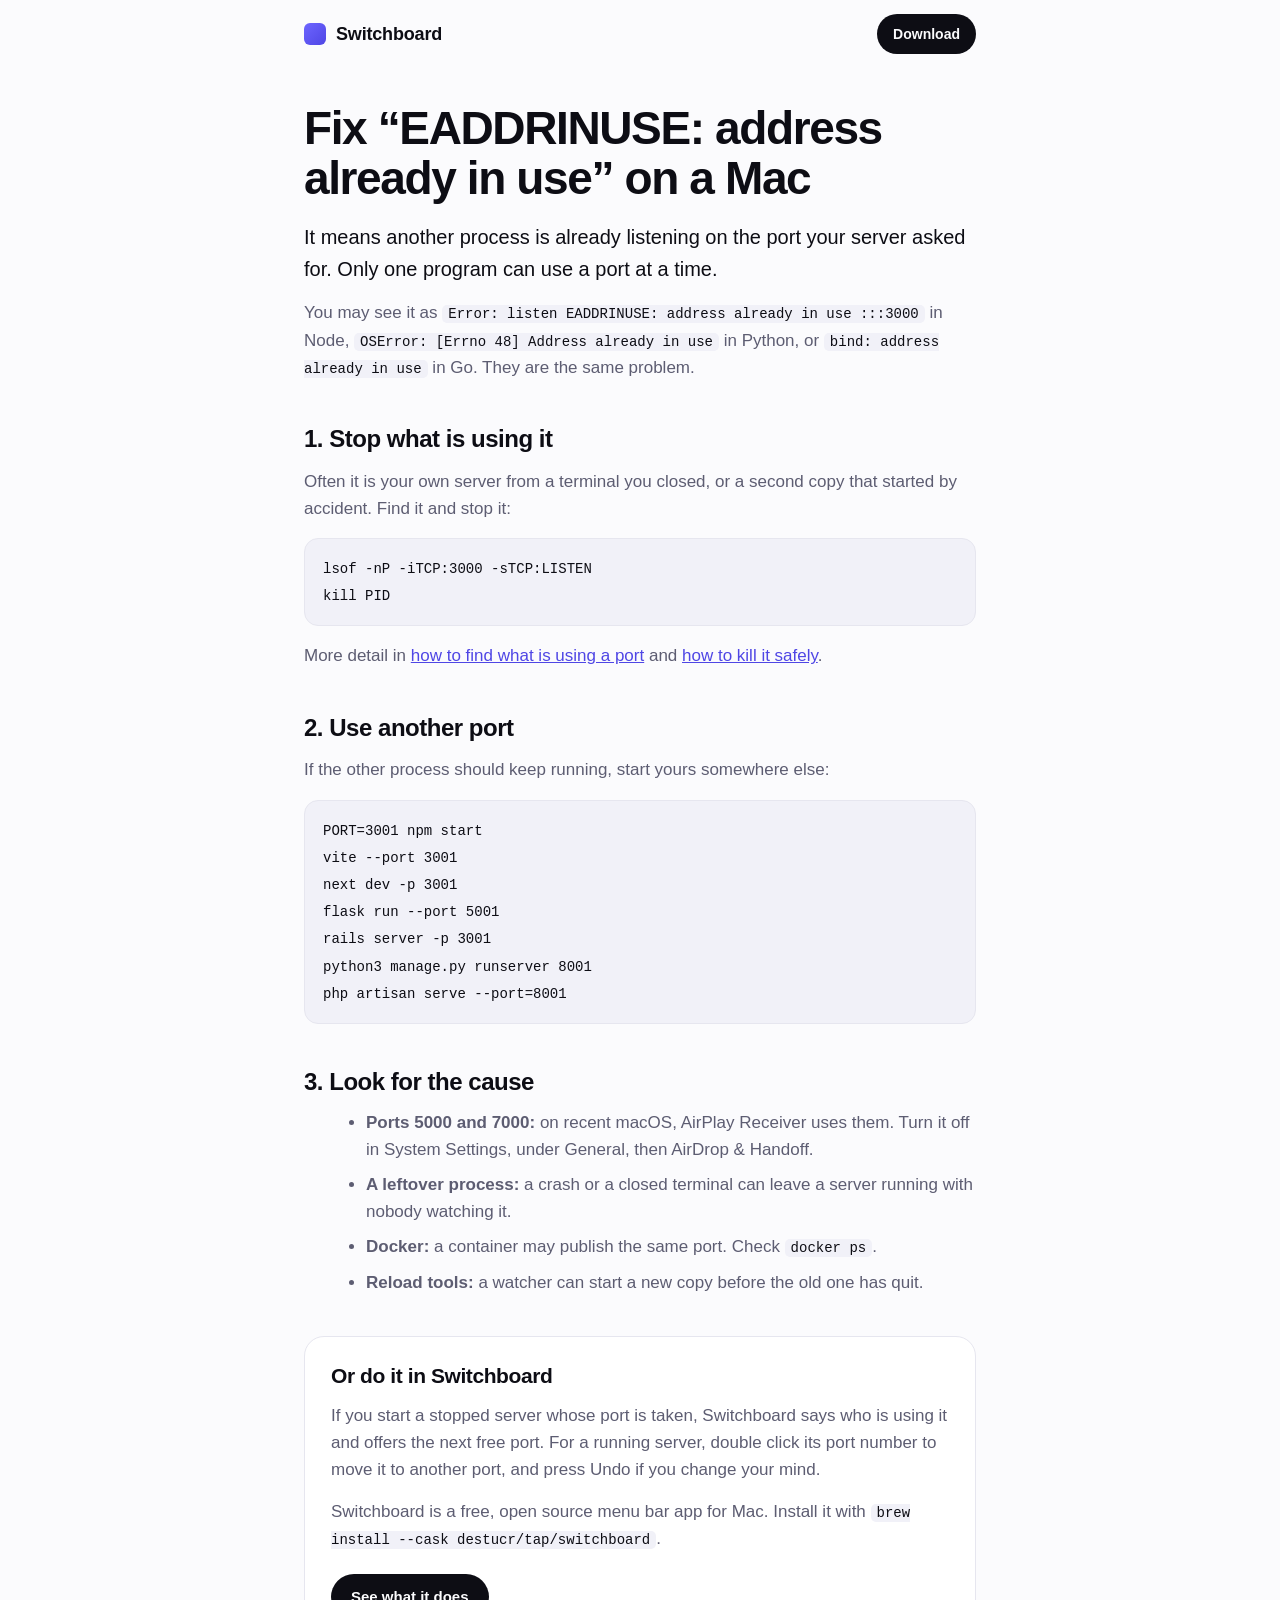
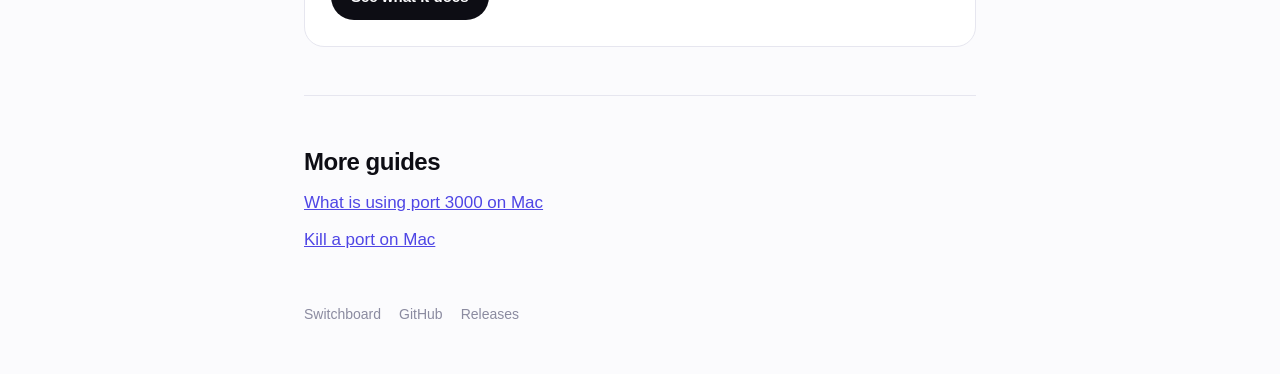
<file: docs/eaddrinuse-address-already-in-use/index.html>
<!doctype html>
<html lang="en">
<head>
<meta charset="utf-8">
<meta name="viewport" content="width=device-width, initial-scale=1">
<title>Fix EADDRINUSE: address already in use on Mac</title>
<meta name="description" content="What EADDRINUSE and Address already in use mean, and three ways to fix them on macOS: stop what holds the port, use another port, or find why it is stuck.">
<link rel="canonical" href="https://destucr.github.io/Switchboard/eaddrinuse-address-already-in-use/">
<meta property="og:type" content="article">
<meta property="og:site_name" content="Switchboard">
<meta property="og:title" content="Fix EADDRINUSE: address already in use on Mac">
<meta property="og:description" content="What EADDRINUSE and Address already in use mean, and three ways to fix them on macOS: stop what holds the port, use another port, or find why it is stuck.">
<meta property="og:url" content="https://destucr.github.io/Switchboard/eaddrinuse-address-already-in-use/">
<meta property="og:image" content="https://destucr.github.io/Switchboard/og.png">
<meta name="twitter:card" content="summary_large_image">
<meta name="theme-color" content="#4F46E5">
<script type="application/ld+json">{"@context": "https://schema.org", "@type": "Article", "headline": "Fix “EADDRINUSE: address already in use” on a Mac", "description": "What EADDRINUSE and Address already in use mean, and three ways to fix them on macOS: stop what holds the port, use another port, or find why it is stuck.", "datePublished": "2026-10-25", "dateModified": "2026-10-25", "author": {"@type": "Person", "name": "destucr", "url": "https://github.com/destucr"}, "mainEntityOfPage": "https://destucr.github.io/Switchboard/eaddrinuse-address-already-in-use/"}</script>
<script type="application/ld+json">{"@context": "https://schema.org", "@type": "FAQPage", "mainEntity": [{"@type": "Question", "name": "What does EADDRINUSE mean?", "acceptedAnswer": {"@type": "Answer", "text": "It means the port your server asked for is already in use by another process. Stop that process, or start your server on a different port."}}]}</script>
<link rel="stylesheet" href="../guide.css">
</head>
<body>
<div class="wrap">
<nav><a class="logo" href="../"><i></i>Switchboard</a><a class="get" href="https://github.com/destucr/Switchboard/releases/latest">Download</a></nav>
<main>
<h1>Fix “EADDRINUSE: address already in use” on a Mac</h1>

<p class="lead">It means another process is already listening on the port your server asked for. Only one program can use a port at a time.</p>
<p>You may see it as <code>Error: listen EADDRINUSE: address already in use :::3000</code> in Node, <code>OSError: [Errno 48] Address already in use</code> in Python, or <code>bind: address already in use</code> in Go. They are the same problem.</p>

<h2>1. Stop what is using it</h2>
<p>Often it is your own server from a terminal you closed, or a second copy that started by accident. Find it and stop it:</p>
<pre><code>lsof -nP -iTCP:3000 -sTCP:LISTEN
kill PID</code></pre>
<p>More detail in <a href="../what-is-using-port-3000-on-mac/">how to find what is using a port</a> and <a href="../kill-a-port-on-mac/">how to kill it safely</a>.</p>

<h2>2. Use another port</h2>
<p>If the other process should keep running, start yours somewhere else:</p>
<pre><code>PORT=3001 npm start
vite --port 3001
next dev -p 3001
flask run --port 5001
rails server -p 3001
python3 manage.py runserver 8001
php artisan serve --port=8001</code></pre>

<h2>3. Look for the cause</h2>
<ul>
<li><strong>Ports 5000 and 7000:</strong> on recent macOS, AirPlay Receiver uses them. Turn it off in System Settings, under General, then AirDrop &amp; Handoff.</li>
<li><strong>A leftover process:</strong> a crash or a closed terminal can leave a server running with nobody watching it.</li>
<li><strong>Docker:</strong> a container may publish the same port. Check <code>docker ps</code>.</li>
<li><strong>Reload tools:</strong> a watcher can start a new copy before the old one has quit.</li>
</ul>

<div class="callout">
<h2>Or do it in Switchboard</h2>
<p>If you start a stopped server whose port is taken, Switchboard says who is using it and offers the next free port. For a running server, double click its port number to move it to another port, and press Undo if you change your mind.</p>
<p>Switchboard is a free, open source menu bar app for Mac. Install it with <code>brew install --cask destucr/tap/switchboard</code>.</p>
<a class="btn" href="../">See what it does</a>
</div>
<div class="related"><h2>More guides</h2><a href="../what-is-using-port-3000-on-mac/">What is using port 3000 on Mac</a><a href="../kill-a-port-on-mac/">Kill a port on Mac</a></div>
</main>
<footer><a href="../">Switchboard</a><a href="https://github.com/destucr/Switchboard">GitHub</a><a href="https://github.com/destucr/Switchboard/releases">Releases</a></footer>
</div>
</body>
</html>
</file>
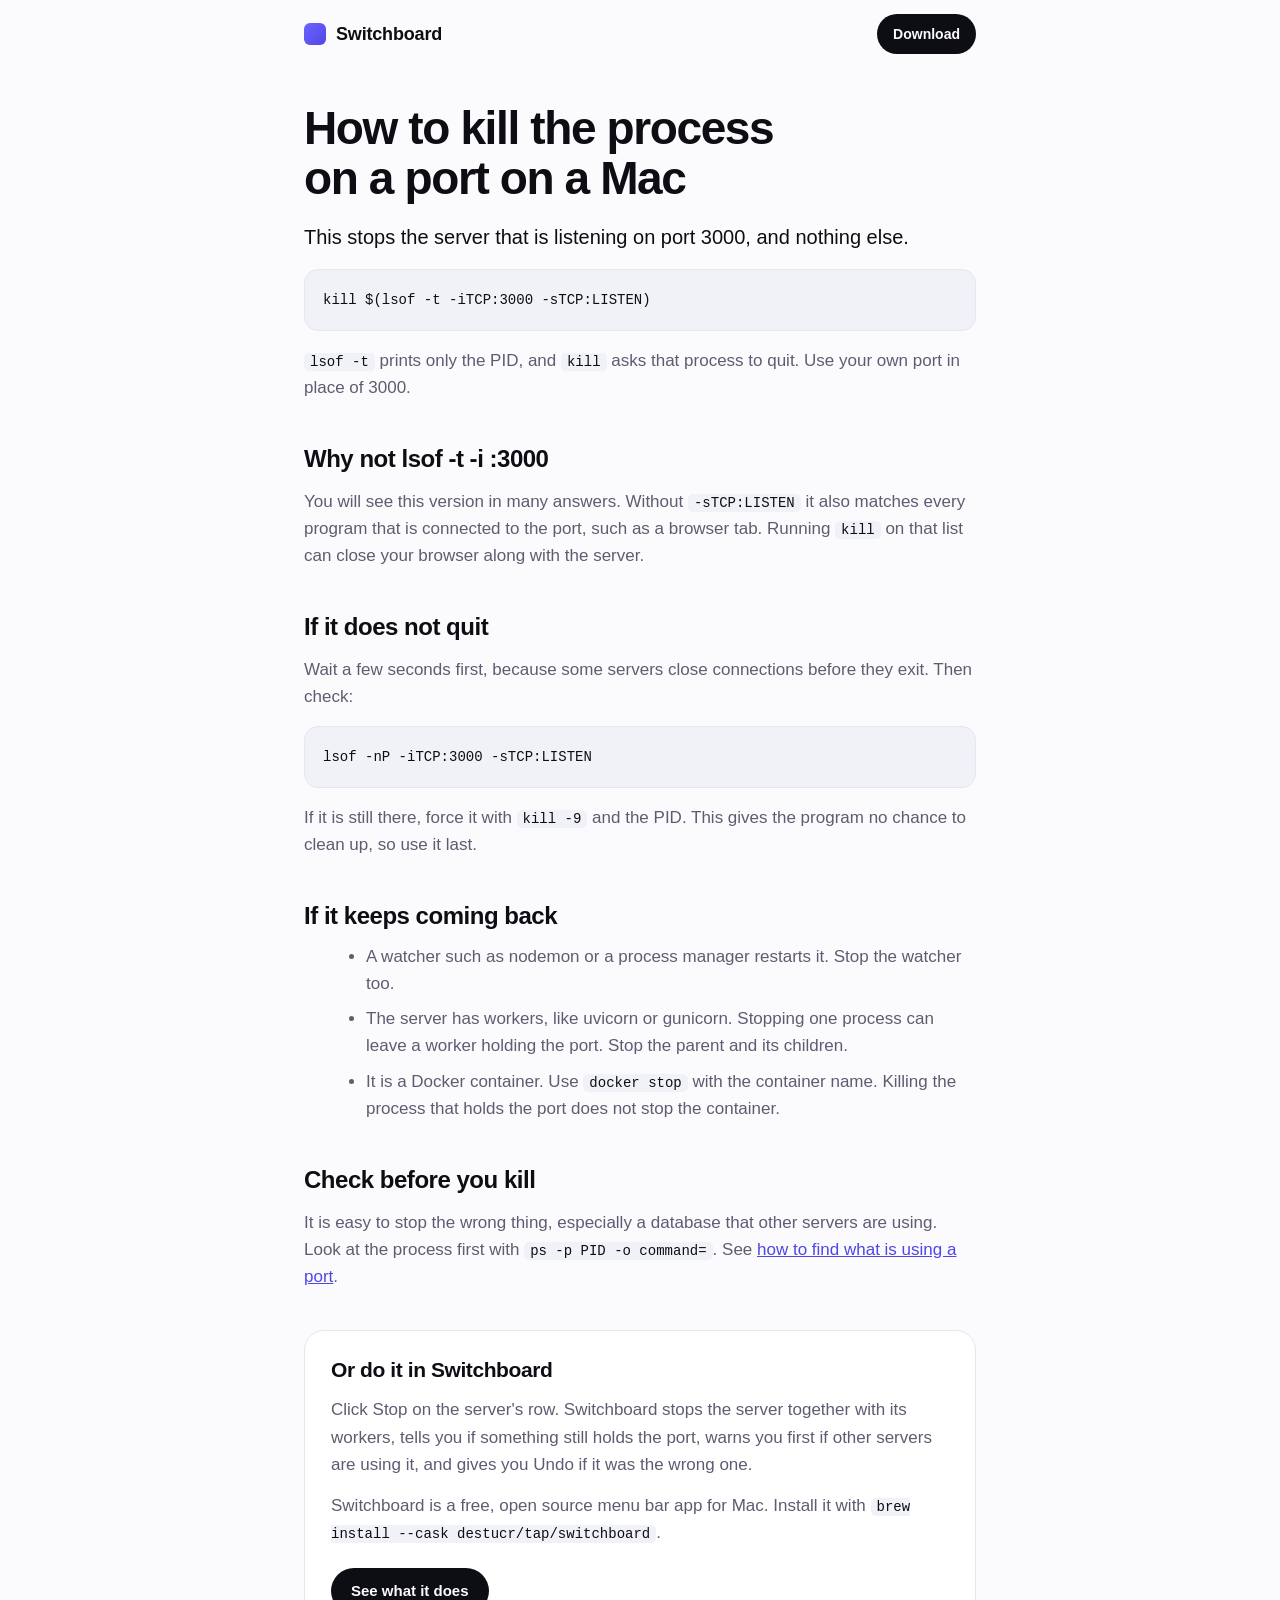
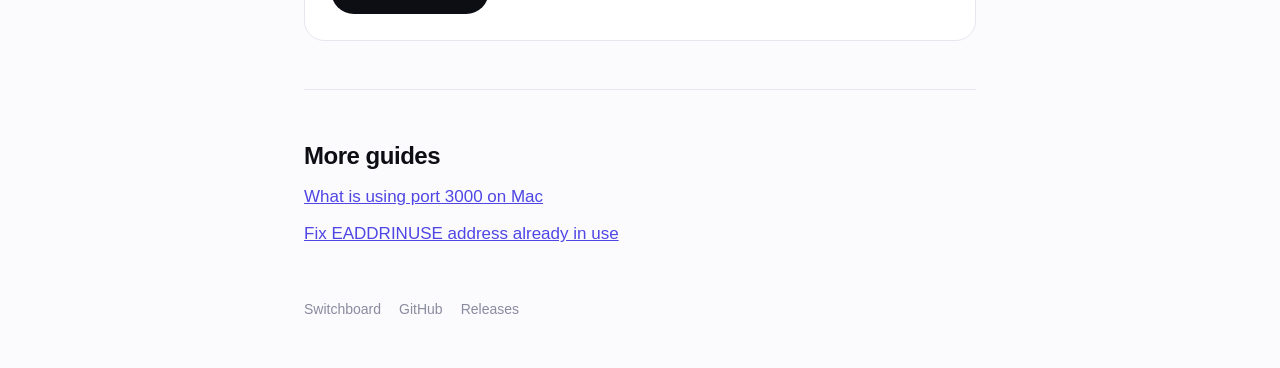
<file: docs/kill-a-port-on-mac/index.html>
<!doctype html>
<html lang="en">
<head>
<meta charset="utf-8">
<meta name="viewport" content="width=device-width, initial-scale=1">
<title>How to kill the process on a port on Mac</title>
<meta name="description" content="Stop whatever is using a port on macOS. The one command that is safe, why the common version can kill your browser, and what to do when it comes back.">
<link rel="canonical" href="https://destucr.github.io/Switchboard/kill-a-port-on-mac/">
<meta property="og:type" content="article">
<meta property="og:site_name" content="Switchboard">
<meta property="og:title" content="How to kill the process on a port on Mac">
<meta property="og:description" content="Stop whatever is using a port on macOS. The one command that is safe, why the common version can kill your browser, and what to do when it comes back.">
<meta property="og:url" content="https://destucr.github.io/Switchboard/kill-a-port-on-mac/">
<meta property="og:image" content="https://destucr.github.io/Switchboard/og.png">
<meta name="twitter:card" content="summary_large_image">
<meta name="theme-color" content="#4F46E5">
<script type="application/ld+json">{"@context": "https://schema.org", "@type": "Article", "headline": "How to kill the process on a port on a Mac", "description": "Stop whatever is using a port on macOS. The one command that is safe, why the common version can kill your browser, and what to do when it comes back.", "datePublished": "2026-10-25", "dateModified": "2026-10-25", "author": {"@type": "Person", "name": "destucr", "url": "https://github.com/destucr"}, "mainEntityOfPage": "https://destucr.github.io/Switchboard/kill-a-port-on-mac/"}</script>
<script type="application/ld+json">{"@context": "https://schema.org", "@type": "FAQPage", "mainEntity": [{"@type": "Question", "name": "How do I kill the process on a port on macOS?", "acceptedAnswer": {"@type": "Answer", "text": "Run kill $(lsof -t -iTCP:3000 -sTCP:LISTEN) in Terminal, replacing 3000 with your port. The -sTCP:LISTEN part keeps it to the server itself, so a browser connected to the port is not killed."}}]}</script>
<link rel="stylesheet" href="../guide.css">
</head>
<body>
<div class="wrap">
<nav><a class="logo" href="../"><i></i>Switchboard</a><a class="get" href="https://github.com/destucr/Switchboard/releases/latest">Download</a></nav>
<main>
<h1>How to kill the process on a port on a Mac</h1>

<p class="lead">This stops the server that is listening on port 3000, and nothing else.</p>
<pre><code>kill $(lsof -t -iTCP:3000 -sTCP:LISTEN)</code></pre>
<p><code>lsof -t</code> prints only the PID, and <code>kill</code> asks that process to quit. Use your own port in place of 3000.</p>

<h2>Why not lsof -t -i :3000</h2>
<p>You will see this version in many answers. Without <code>-sTCP:LISTEN</code> it also matches every program that is connected to the port, such as a browser tab. Running <code>kill</code> on that list can close your browser along with the server.</p>

<h2>If it does not quit</h2>
<p>Wait a few seconds first, because some servers close connections before they exit. Then check:</p>
<pre><code>lsof -nP -iTCP:3000 -sTCP:LISTEN</code></pre>
<p>If it is still there, force it with <code>kill -9</code> and the PID. This gives the program no chance to clean up, so use it last.</p>

<h2>If it keeps coming back</h2>
<ul>
<li>A watcher such as nodemon or a process manager restarts it. Stop the watcher too.</li>
<li>The server has workers, like uvicorn or gunicorn. Stopping one process can leave a worker holding the port. Stop the parent and its children.</li>
<li>It is a Docker container. Use <code>docker stop</code> with the container name. Killing the process that holds the port does not stop the container.</li>
</ul>

<h2>Check before you kill</h2>
<p>It is easy to stop the wrong thing, especially a database that other servers are using. Look at the process first with <code>ps -p PID -o command=</code>. See <a href="../what-is-using-port-3000-on-mac/">how to find what is using a port</a>.</p>

<div class="callout">
<h2>Or do it in Switchboard</h2>
<p>Click Stop on the server's row. Switchboard stops the server together with its workers, tells you if something still holds the port, warns you first if other servers are using it, and gives you Undo if it was the wrong one.</p>
<p>Switchboard is a free, open source menu bar app for Mac. Install it with <code>brew install --cask destucr/tap/switchboard</code>.</p>
<a class="btn" href="../">See what it does</a>
</div>
<div class="related"><h2>More guides</h2><a href="../what-is-using-port-3000-on-mac/">What is using port 3000 on Mac</a><a href="../eaddrinuse-address-already-in-use/">Fix EADDRINUSE address already in use</a></div>
</main>
<footer><a href="../">Switchboard</a><a href="https://github.com/destucr/Switchboard">GitHub</a><a href="https://github.com/destucr/Switchboard/releases">Releases</a></footer>
</div>
</body>
</html>
</file>
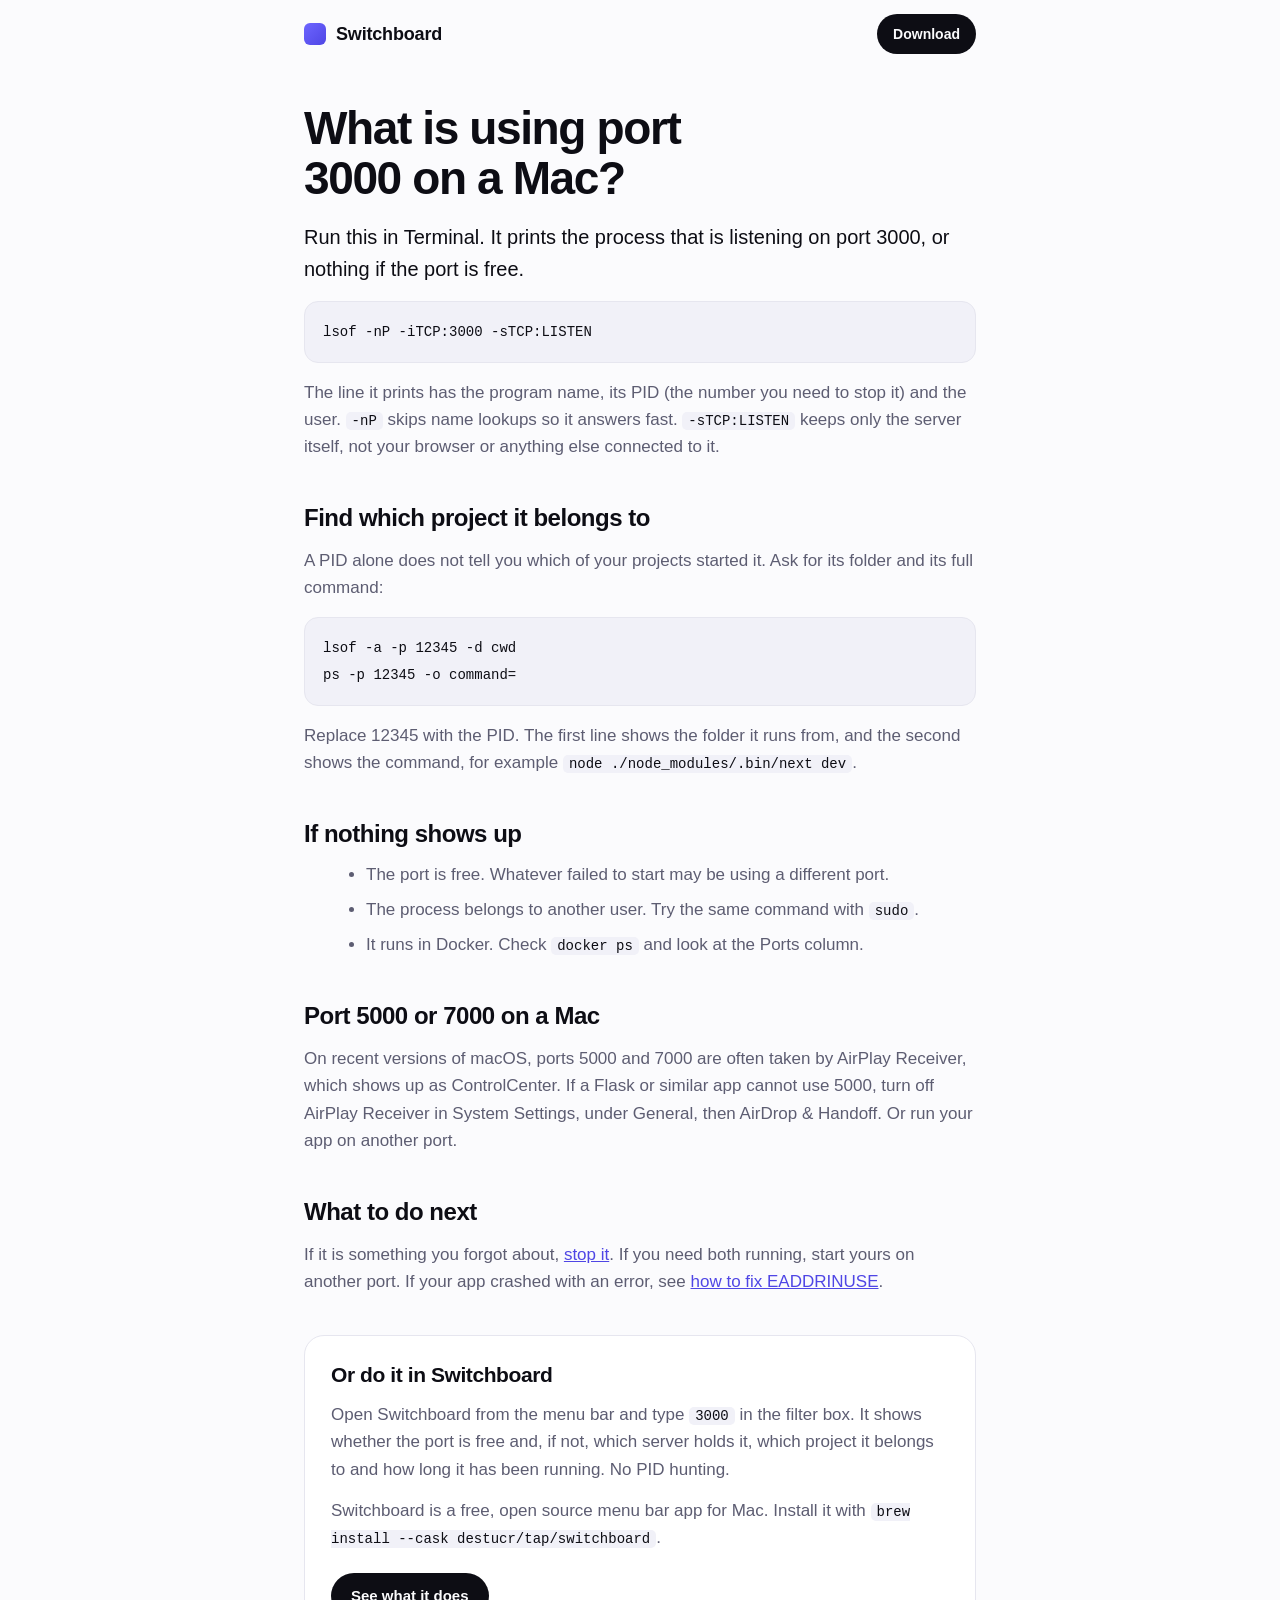
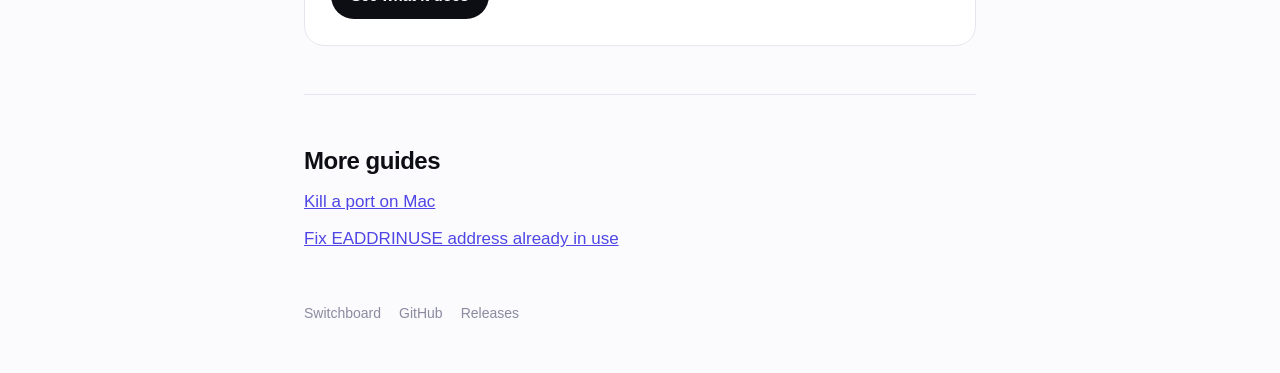
<file: docs/what-is-using-port-3000-on-mac/index.html>
<!doctype html>
<html lang="en">
<head>
<meta charset="utf-8">
<meta name="viewport" content="width=device-width, initial-scale=1">
<title>What is using port 3000 on Mac? How to find it</title>
<meta name="description" content="Find out which process and project holds a port on macOS with one lsof command, and what to do about it. Works for 3000, 5000, 8080 and any other port.">
<link rel="canonical" href="https://destucr.github.io/Switchboard/what-is-using-port-3000-on-mac/">
<meta property="og:type" content="article">
<meta property="og:site_name" content="Switchboard">
<meta property="og:title" content="What is using port 3000 on Mac? How to find it">
<meta property="og:description" content="Find out which process and project holds a port on macOS with one lsof command, and what to do about it. Works for 3000, 5000, 8080 and any other port.">
<meta property="og:url" content="https://destucr.github.io/Switchboard/what-is-using-port-3000-on-mac/">
<meta property="og:image" content="https://destucr.github.io/Switchboard/og.png">
<meta name="twitter:card" content="summary_large_image">
<meta name="theme-color" content="#4F46E5">
<script type="application/ld+json">{"@context": "https://schema.org", "@type": "Article", "headline": "What is using port 3000 on a Mac?", "description": "Find out which process and project holds a port on macOS with one lsof command, and what to do about it. Works for 3000, 5000, 8080 and any other port.", "datePublished": "2026-10-25", "dateModified": "2026-10-25", "author": {"@type": "Person", "name": "destucr", "url": "https://github.com/destucr"}, "mainEntityOfPage": "https://destucr.github.io/Switchboard/what-is-using-port-3000-on-mac/"}</script>
<script type="application/ld+json">{"@context": "https://schema.org", "@type": "FAQPage", "mainEntity": [{"@type": "Question", "name": "How do I see what is using a port on a Mac?", "acceptedAnswer": {"@type": "Answer", "text": "Run lsof -nP -iTCP:3000 -sTCP:LISTEN in Terminal, replacing 3000 with your port. It prints the process that is listening on that port, or nothing if the port is free."}}]}</script>
<link rel="stylesheet" href="../guide.css">
</head>
<body>
<div class="wrap">
<nav><a class="logo" href="../"><i></i>Switchboard</a><a class="get" href="https://github.com/destucr/Switchboard/releases/latest">Download</a></nav>
<main>
<h1>What is using port 3000 on a Mac?</h1>

<p class="lead">Run this in Terminal. It prints the process that is listening on port 3000, or nothing if the port is free.</p>
<pre><code>lsof -nP -iTCP:3000 -sTCP:LISTEN</code></pre>
<p>The line it prints has the program name, its PID (the number you need to stop it) and the user. <code>-nP</code> skips name lookups so it answers fast. <code>-sTCP:LISTEN</code> keeps only the server itself, not your browser or anything else connected to it.</p>

<h2>Find which project it belongs to</h2>
<p>A PID alone does not tell you which of your projects started it. Ask for its folder and its full command:</p>
<pre><code>lsof -a -p 12345 -d cwd
ps -p 12345 -o command=</code></pre>
<p>Replace 12345 with the PID. The first line shows the folder it runs from, and the second shows the command, for example <code>node ./node_modules/.bin/next dev</code>.</p>

<h2>If nothing shows up</h2>
<ul>
<li>The port is free. Whatever failed to start may be using a different port.</li>
<li>The process belongs to another user. Try the same command with <code>sudo</code>.</li>
<li>It runs in Docker. Check <code>docker ps</code> and look at the Ports column.</li>
</ul>

<h2>Port 5000 or 7000 on a Mac</h2>
<p>On recent versions of macOS, ports 5000 and 7000 are often taken by AirPlay Receiver, which shows up as ControlCenter. If a Flask or similar app cannot use 5000, turn off AirPlay Receiver in System Settings, under General, then AirDrop &amp; Handoff. Or run your app on another port.</p>

<h2>What to do next</h2>
<p>If it is something you forgot about, <a href="../kill-a-port-on-mac/">stop it</a>. If you need both running, start yours on another port. If your app crashed with an error, see <a href="../eaddrinuse-address-already-in-use/">how to fix EADDRINUSE</a>.</p>

<div class="callout">
<h2>Or do it in Switchboard</h2>
<p>Open Switchboard from the menu bar and type <code>3000</code> in the filter box. It shows whether the port is free and, if not, which server holds it, which project it belongs to and how long it has been running. No PID hunting.</p>
<p>Switchboard is a free, open source menu bar app for Mac. Install it with <code>brew install --cask destucr/tap/switchboard</code>.</p>
<a class="btn" href="../">See what it does</a>
</div>
<div class="related"><h2>More guides</h2><a href="../kill-a-port-on-mac/">Kill a port on Mac</a><a href="../eaddrinuse-address-already-in-use/">Fix EADDRINUSE address already in use</a></div>
</main>
<footer><a href="../">Switchboard</a><a href="https://github.com/destucr/Switchboard">GitHub</a><a href="https://github.com/destucr/Switchboard/releases">Releases</a></footer>
</div>
</body>
</html>
</file>
<file: docs/guide.css>
:root{--bg:#fbfbfd;--ink:#0d0d14;--sub:#5d5d72;--faint:#8b8ba0;--line:#e6e6ef;--card:#ffffff;--brand:#4F46E5;--code:#f1f1f8}
@media (prefers-color-scheme:dark){:root{--bg:#0a0a10;--ink:#f3f3fa;--sub:#a2a2b8;--faint:#6f6f86;--line:#22222f;--card:#12121b;--brand:#8b85ff;--code:#171723}}
*{box-sizing:border-box;margin:0}
body{background:var(--bg);color:var(--ink);font:17px/1.6 -apple-system,BlinkMacSystemFont,"SF Pro Text","Helvetica Neue",sans-serif;-webkit-font-smoothing:antialiased}
a{color:var(--brand)}
.wrap{max-width:720px;margin:0 auto;padding:0 24px}
nav{display:flex;align-items:center;justify-content:space-between;height:68px}
.logo{font-weight:650;font-size:18px;letter-spacing:-.01em;text-decoration:none;color:var(--ink);display:flex;align-items:center;gap:10px}
.logo i{width:22px;height:22px;border-radius:6px;background:linear-gradient(135deg,#6d65ff,#4F46E5);display:inline-block}
nav a.get{font-size:14px;font-weight:600;text-decoration:none;background:var(--ink);color:var(--bg);padding:9px 16px;border-radius:999px}
h1{font-size:clamp(32px,6vw,46px);line-height:1.08;letter-spacing:-.03em;font-weight:680;margin:36px 0 18px;text-wrap:balance}
h2{font-size:24px;letter-spacing:-.02em;margin:44px 0 12px;line-height:1.2}
p{margin:14px 0;color:var(--sub)}
p.lead{font-size:20px;color:var(--ink)}
ul,ol{margin:12px 0 12px 22px;color:var(--sub)}li{margin:8px 0}
code{font:14px/1.5 ui-monospace,SFMono-Regular,Menlo,monospace;background:var(--code);padding:1px 6px;border-radius:5px;color:var(--ink)}
pre{background:var(--code);border:1px solid var(--line);border-radius:14px;padding:16px 18px;overflow-x:auto;margin:16px 0}
pre code{background:none;padding:0;font-size:14px}
.callout{border:1px solid var(--line);background:var(--card);border-radius:20px;padding:26px;margin:40px 0}
.callout h2{margin:0 0 8px;font-size:21px}
.btn{display:inline-block;margin-top:8px;padding:11px 20px;border-radius:999px;background:var(--ink);color:var(--bg);font-weight:600;font-size:15px;text-decoration:none}
.related{border-top:1px solid var(--line);margin-top:48px;padding-top:8px}
.related a{display:block;margin:10px 0}
footer{padding:40px 0 48px;color:var(--faint);font-size:14px}
footer a{color:var(--faint);margin-right:18px;text-decoration:none}
</file>
